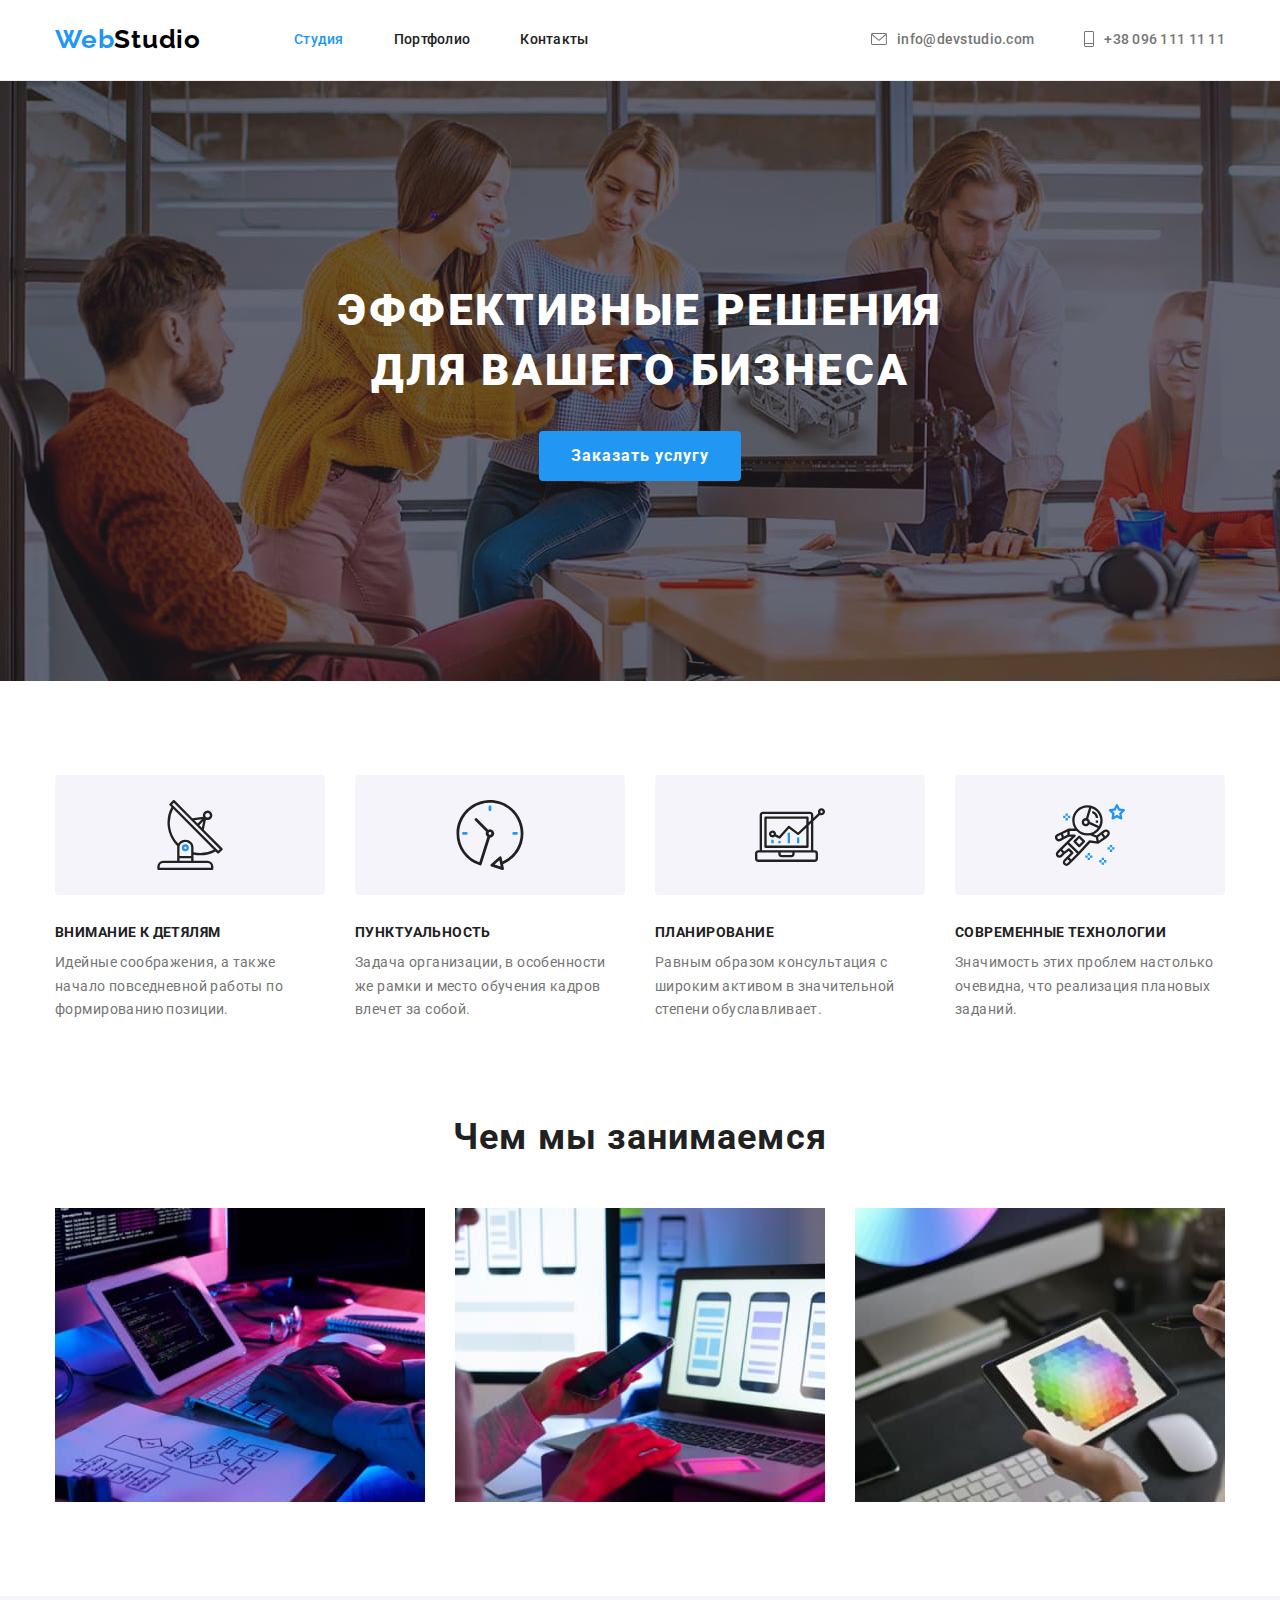
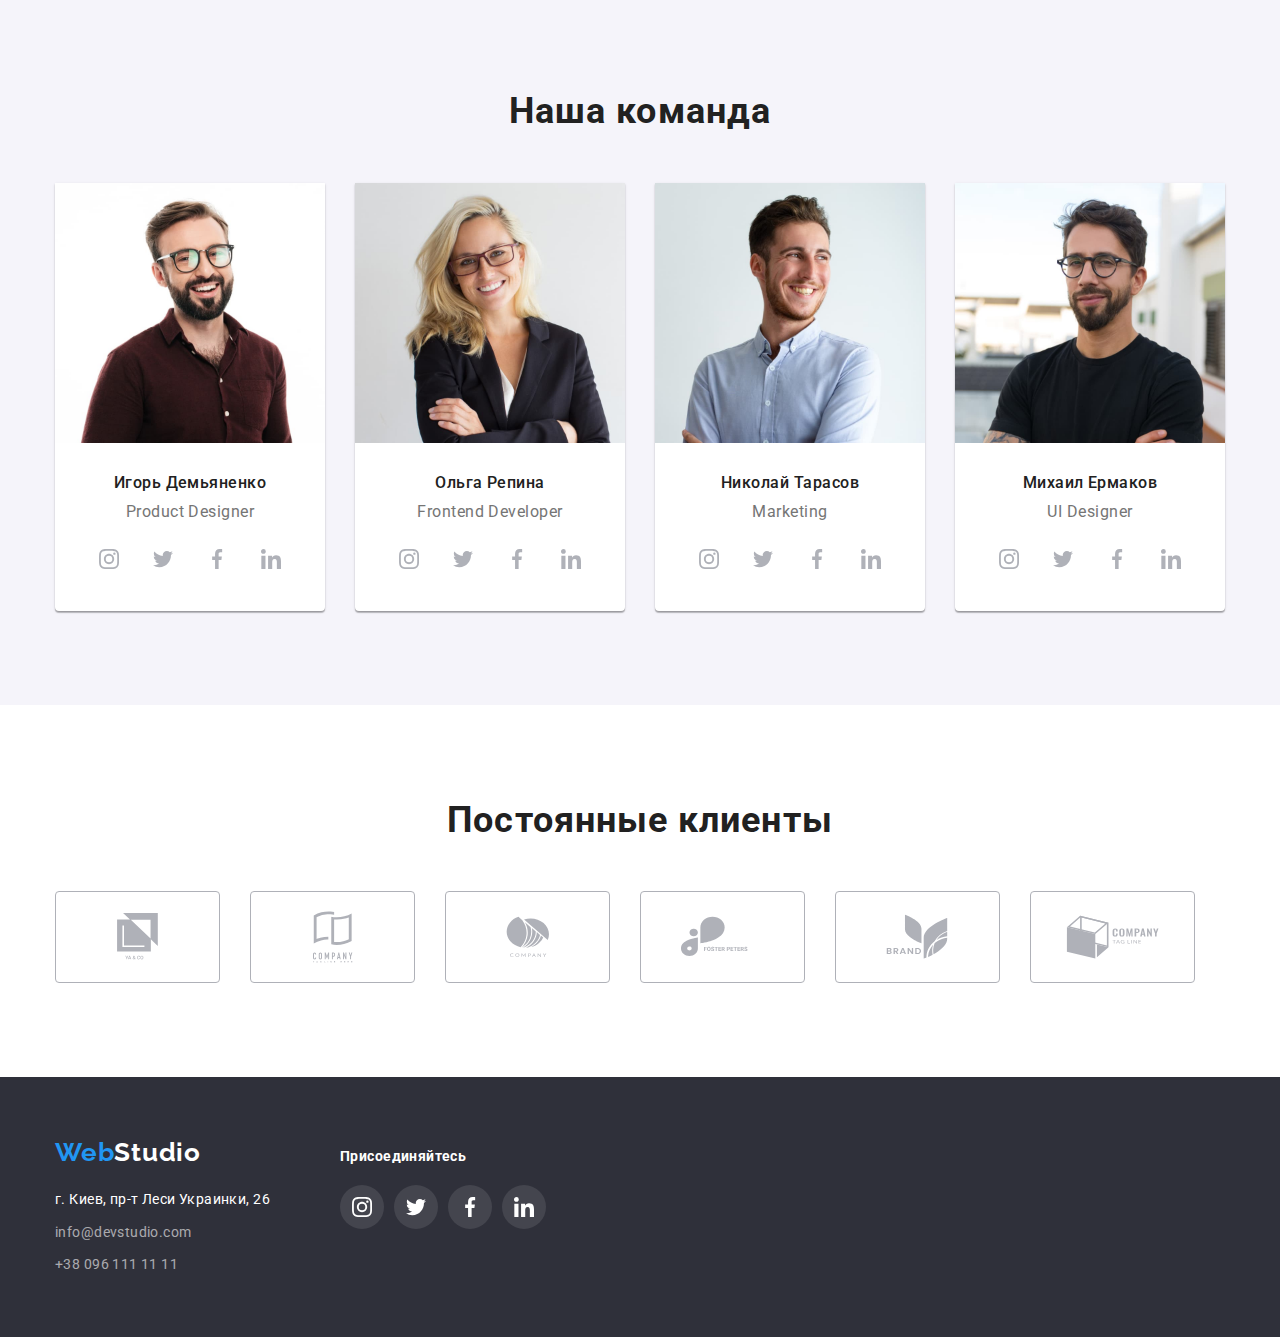
<file: index.html>
<!DOCTYPE html>
<html lang="ru">

<head>
    <meta charset="utf-8" />
    <meta name="description" content="Вебстудия" />
    <title>WebStudio</title>
    <link
        href="https://fonts.googleapis.com/css2?family=Raleway:wght@700&family=Roboto:wght@400;500;700;900&display=swap"
        rel="stylesheet" />
    <link rel="stylesheet" href="https://cdnjs.cloudflare.com/ajax/libs/modern-normalize/1.1.0/modern-normalize.min.css" />
    <link rel="stylesheet" href="./css/styles.css" />
</head>
<body>
    <header class="header">
        <div class="container">
        <a href="index.html" class="logo primary"> <span class="accent">Web</span>Studio</a>
        <nav class="nav">
            <ul class="nav-list">
                <li class="list-item"><a href="index.html" class="nav-link current">Студия</a></li>
                <li class="list-item"><a href="portfolio.html" class="nav-link">Портфолио</a></li>
                <li class="list-item"><a href="" class="nav-link">Контакты</a></li>
            </ul>
        </nav>
        <ul class="contact-us">
            <li class="contact-us-item"><a href="mailto:info@devstudio.com" class="contact-link">
                <svg class="icon-envelope" width="16" height="12">
                    <use href="./images/icons.svg#icon-envelope"></use>
                </svg>
                <span>info@devstudio.com</span>
              </a>
            </li>
            <li class="contact-us-item"><a href="tel:+380961111111" class="contact-link">
                <svg class="icon-smartphone" width="10" height="16">
                    <use href="./images/icons.svg#icon-smartphone"></use>
                </svg>
                <span>+38 096 111 11 11</span>
              </a>
            </li>
        </ul>
        </div>
    </header>
        <main>
            <section class="section-hero">
                <div class="container">
                    <h1 class="hero-title">ЭФФЕКТИВНЫЕ РЕШЕНИЯ <br> ДЛЯ ВАШЕГО БИЗНЕСА</h1>
                    <button type="button" class="primary-button">Заказать услугу</button>
                </div>
            </section>
            <section class="section-qualities">
                <div class="container">
                <h2 class="title-none">ОСОБЕННОСТИ</h2>
                <ul class="qualities-list"> 
                    <li class="qualities-list-item">
                        <div class="qualities-background-icon">
                            <svg class="qualities-icon" width="70" height="70">
                                <use href="./images/icons.svg#icon-antenna"></use>
                            </svg>
                        </div>
                        <h3 class="title">ВНИМАНИЕ К ДЕТЯЛЯМ</h3>
                        <p class="description">Идейные соображения, а также начало повседневной работы по формированию позиции.</p>
                    </li>
                    <li class="qualities-list-item">
                        <div class="qualities-background-icon">
                            <svg class="qualities-icon" width="70" height="70">
                                <use href="./images/icons.svg#icon-clock"></use>
                            </svg>
                        </div>
                        <h3 class="title">ПУНКТУАЛЬНОСТЬ</h3>
                        <p class="description">Задача организации, в особенности же рамки и место обучения кадров влечет за собой.</p>
                    </li>
                    <li class="qualities-list-item">
                        <div class="qualities-background-icon">
                            <svg class="qualities-icon" width="70" height="70">
                                <use href="./images/icons.svg#icon-diagram"></use>
                            </svg>
                        </div>
                        <h3 class="title">ПЛАНИРОВАНИЕ</h3>
                        <p class="description">Равным образом консультация с широким активом в значительной степени обуславливает.</p>
                    </li>
                    <li class="qualities-list-item">
                        <div class="qualities-background-icon">
                            <svg class="qualities-icon" width="70" height="70">
                                <use href="./images/icons.svg#icon-astronaut"></use>
                            </svg>
                        </div>
                        <h3 class="title">СОВРЕМЕННЫЕ ТЕХНОЛОГИИ</h3>
                        <p class="description">Значимость этих проблем настолько очевидна, что реализация плановых заданий.</p>
                    </li>
                </ul>
                </div>
            </section>
            <section class="section-works">
                <div class="container">
                <h2 class="title-works">Чем мы занимаемся</h2>
                <ul class="works-list">
                    <li class="works-list-item">
                        <a href="">
                            <img
                            src="images/boxone.jpg"
                            alt="компьютер"
                            width="370"
                            />
                        </a>
                    </li>
                    <li class="works-list-item">
                        <a href="">
                            <img
                            src="images/boxtwo.jpg"
                            alt="смартфоны"
                            width="370"
                            />
                        </a>
                    </li>
                    <li class="works-list-item">
                        <a href="">
                            <img
                            src="images/boxthree.jpg"
                            alt="планшет"
                            width="370"
                            />
                        </a>
                    </li>
                </ul>
                </div>
            </section>
            <section class="section-team">
                <div class="container">
                <h2 class="title-our-team">Наша команда</h2>
                <ul class="team-list">
                    <li class="team-item">
                            <img
                            src="images/imgone.jpg"
                            alt="Игорь Демьяненко"
                            width="270"
                            />
                            <div class="team-person">
                                <p class="name"> Игорь Демьяненко </p>
                                <span class="function"> Product Designer </span>
                                <ul class="social-list">
                                    <li class="social-item">
                                      <a href="#" class="social-link">
                                        <svg class="social-icon instagram" width="20" height="20">
                                          <use href="./images/icons.svg#icon-instagram"></use>
                                        </svg>
                                      </a>
                                    </li>
                                    <li class="social-item">
                                      <a href="#" class="social-link">
                                        <svg class="icon-twitter" width="20" height="20">
                                          <use href="./images/icons.svg#icon-twitter"></use>
                                        </svg>
                                      </a>
                                    </li>
                                    <li class="social-item">
                                      <a href="#" class="social-link">
                                        <svg class="icon-facebook" width="20" height="20">
                                          <use href="./images/icons.svg#icon-facebook"></use>
                                        </svg>
                                      </a>
                                    </li>
                                    <li class="social-item">
                                      <a href="#" class="social-link"
                                        ><svg class="icon-linkedin" width="20" height="20">
                                          <use href="./images/icons.svg#icon-linkedin"></use>
                                        </svg>
                                      </a>
                                    </li>
                                  </ul>
                            </div>
                    </li>
                    <li class="team-item">
                            <img
                            src="images/imgtwo.jpg"
                            alt="Ольга Репина"
                            width="270"
                            />
                            <div class="team-person">
                                <p class="name"> Ольга Репина </p>
                                <span class="function"> Frontend Developer </span>
                                <ul class="social-list">
                                  <li class="social-item">
                                    <a href="#" class="social-link">
                                      <svg class="social-icon instagram" width="20" height="20">
                                        <use href="./images/icons.svg#icon-instagram"></use>
                                      </svg>
                                    </a>
                                  </li>
                                  <li class="social-item">
                                    <a href="#" class="social-link">
                                      <svg class="icon-twitter" width="20" height="20">
                                        <use href="./images/icons.svg#icon-twitter"></use>
                                      </svg>
                                    </a>
                                  </li>
                                  <li class="social-item">
                                    <a href="#" class="social-link">
                                      <svg class="icon-facebook" width="20" height="20">
                                        <use href="./images/icons.svg#icon-facebook"></use>
                                      </svg>
                                    </a>
                                  </li>
                                  <li class="social-item">
                                    <a href="#" class="social-link"><svg class="icon-linkedin" width="20" height="20">
                                        <use href="./images/icons.svg#icon-linkedin"></use>
                                      </svg>
                                    </a>
                                  </li>
                                </ul>
                            </div>
                    </li>
                    <li class="team-item">
                            <img
                            src="images/imgthree.jpg"
                            alt="Николай Тарасов"
                            width="270"
                            />
                            <div class="team-person">
                                <p class="name"> Николай Тарасов </p>
                                <span class="function"> Marketing </span>
                                <ul class="social-list">
                                  <li class="social-item">
                                    <a href="#" class="social-link">
                                      <svg class="social-icon instagram" width="20" height="20">
                                        <use href="./images/icons.svg#icon-instagram"></use>
                                      </svg>
                                    </a>
                                  </li>
                                  <li class="social-item">
                                    <a href="#" class="social-link">
                                      <svg class="icon-twitter" width="20" height="20">
                                        <use href="./images/icons.svg#icon-twitter"></use>
                                      </svg>
                                    </a>
                                  </li>
                                  <li class="social-item">
                                    <a href="#" class="social-link">
                                      <svg class="icon-facebook" width="20" height="20">
                                        <use href="./images/icons.svg#icon-facebook"></use>
                                      </svg>
                                    </a>
                                  </li>
                                  <li class="social-item">
                                    <a href="#" class="social-link"><svg class="icon-linkedin" width="20" height="20">
                                        <use href="./images/icons.svg#icon-linkedin"></use>
                                      </svg>
                                    </a>
                                  </li>
                                </ul>
                            </div>
                    </li>
                    <li class="team-item">
                            <img
                            src="images/imgfour.jpg"
                            alt="Михаил Ермаков"
                            width="270"
                            />
                            <div class="team-person">
                                <p class="name"> Михаил Ермаков </p>
                                <span class="function"> UI Designer </span>
                                <ul class="social-list">
                                  <li class="social-item">
                                    <a href="#" class="social-link">
                                      <svg class="social-icon instagram" width="20" height="20">
                                        <use href="./images/icons.svg#icon-instagram"></use>
                                      </svg>
                                    </a>
                                  </li>
                                  <li class="social-item">
                                    <a href="#" class="social-link">
                                      <svg class="icon-twitter" width="20" height="20">
                                        <use href="./images/icons.svg#icon-twitter"></use>
                                      </svg>
                                    </a>
                                  </li>
                                  <li class="social-item">
                                    <a href="#" class="social-link">
                                      <svg class="icon-facebook" width="20" height="20">
                                        <use href="./images/icons.svg#icon-facebook"></use>
                                      </svg>
                                    </a>
                                  </li>
                                  <li class="social-item">
                                    <a href="#" class="social-link"><svg class="icon-linkedin" width="20" height="20">
                                        <use href="./images/icons.svg#icon-linkedin"></use>
                                      </svg>
                                    </a>
                                    </li>
                                </ul>
                            </div>
                    </li>
                </ul>
                </div>
            </section>
              <section class="section-our-clients">
                <div class="container">
                  <h2 class="title-clients">Постоянные клиенты</h2>
                  <ul class="clients-list">
                    <li class="clients-item">
                      <a href="" class="clients-link">
                        <svg class="clients-icon" width="41" height="46.7">
                          <use href="./images/icons.svg#icon-logo1"></use>
                        </svg>
                      </a>
                    </li>
                    <li class="clients-item">
                      <a href="" class="clients-link">
                        <svg class="clients-icon" width="40" height="52">
                          <use href="./images/icons.svg#icon-logo2"></use>
                        </svg>
                      </a>
                    </li>
                    <li class="clients-item">
                      <a href="" class="clients-link">
                        <svg class="clients-icon" width="43.46" height="41.18">
                          <use href="./images/icons.svg#icon-logo3"></use>
                        </svg>
                      </a>
                    </li>
                    <li class="clients-item">
                      <a href="" class="clients-link">
                        <svg class="clients-icon" width="84.44" height="40.62">
                          <use href="./images/icons.svg#icon-logo4"></use>
                        </svg>
                      </a>
                    </li>
                    <li class="clients-item">
                      <a href="" class="clients-link">
                        <svg class="clients-icon" width="62.54" height="45.43">
                          <use href="./images/icons.svg#icon-logo5"></use>
                        </svg>
                      </a>
                    </li>
                    <li class="clients-item">
                      <a href="" class="clients-link">
                        <svg class="clients-icon" width="93.79" height="43.93">
                          <use href="./images/icons.svg#icon-logo6"></use>
                        </svg>
                      </a>
                    </li>
                  </ul>
                </div>
              </section>
        </main>
        <footer class="footer">
            <div class="container">
            <div>
            <a href="index.html" class="logo secondary"> <span class="accent">Web</span>Studio</a>
            <address class="address">
                <ul class="contact-list">
                    <li class="contact-list-item"> <a href="" class="locasion">г. Киев, пр-т Леси Украинки, 26</a> </li>
                    <li class="contact-list-item"><a href="mailto:info@devstudio.com" class="secondary-contact-link">info@devstudio.com</a></li>
                    <li class="contact-list-item"><a href="tel:+380961111111" class="secondary-contact-link">+38 096 111 11 11</a></li>
                </ul>
            </address>
            </div>
            <div class="social-footer">
              <h3 class="title-connecting">Присоединяйтесь</h3>
              <ul class="footer-social-list">
                <li class="footer-social-item">
                  <a class="footer-social-link" href="">
                    <svg class="footer-social-icon" width="20" height="20">
                      <use href="./images/icons.svg#icon-instagram1"></use>
                    </svg>
                  </a>
                </li>
                <li class="footer-social-item">
                  <a class="footer-social-link" href="">
                    <svg class="footer-social-icon" width="20" height="20">
                      <use href="./images/icons.svg#icon-twitter1"></use>
                    </svg>
                  </a>
                </li>
                <li class="footer-social-item">
                  <a class="footer-social-link" href="">
                    <svg class="footer-social-icon" width="20" height="20">
                      <use href="./images/icons.svg#icon-facebook1"></use>
                    </svg>
                  </a>
                </li>
                <li class="footer-social-item">
                  <a class="footer-social-link" href="">
                    <svg class="footer-social-icon" width="20" height="20">
                      <use href="./images/icons.svg#icon-linkedin1"></use>
                    </svg>
                  </a>
                </li>
              </ul>
            </div>
            </div>
        </footer>
    </body>
    </html>
</file>
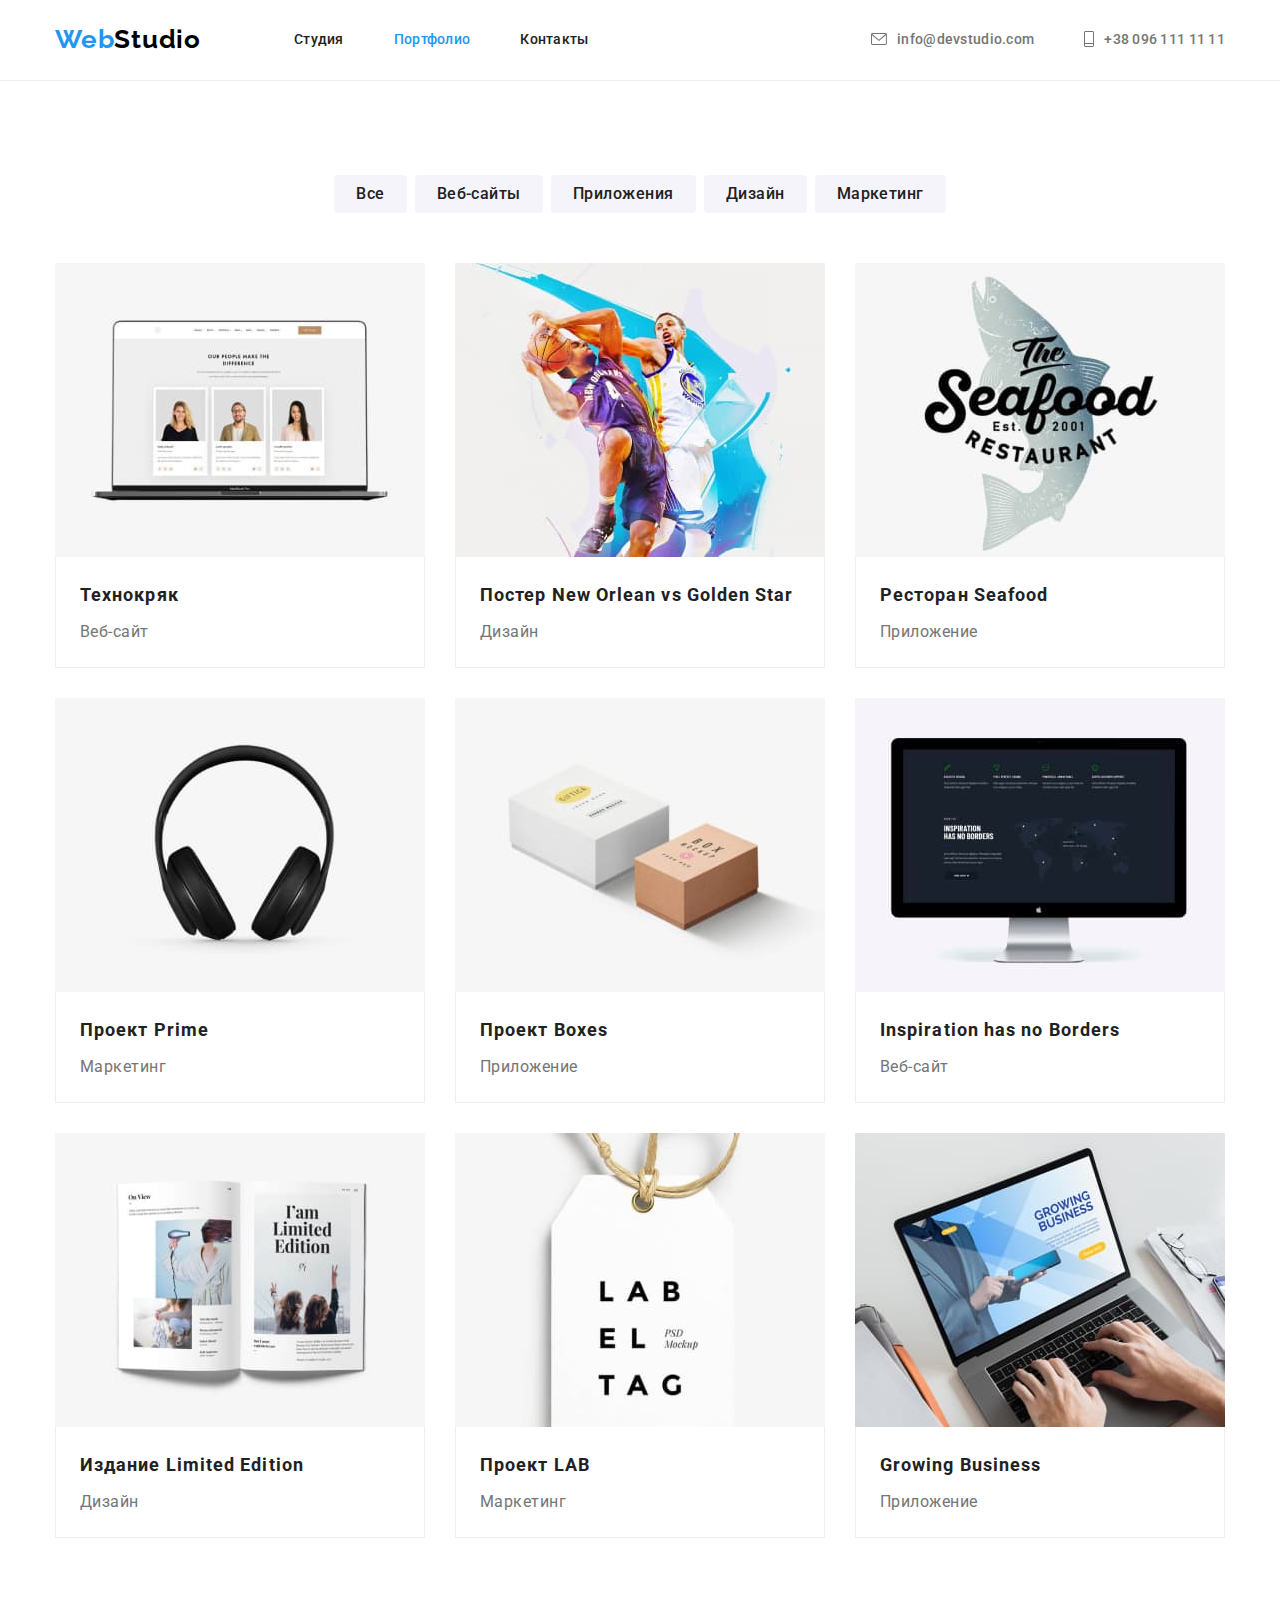
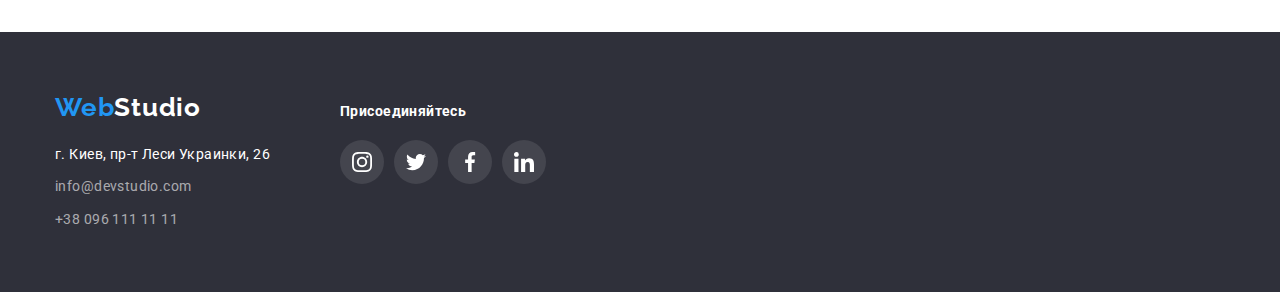
<file: portfolio.html>
<!DOCTYPE html>
<html lang="ru">

<head>
    <meta charset="utf-8" />
    <meta name="description" content="Вебстудия" />
    <title>WebStudio</title>
    <link
        href="https://fonts.googleapis.com/css2?family=Raleway:wght@700&family=Roboto:wght@400;500;700;900&display=swap"
        rel="stylesheet" />
    <link rel="stylesheet" href="https://cdnjs.cloudflare.com/ajax/libs/modern-normalize/1.1.0/modern-normalize.min.css" />
    <link rel="stylesheet" href="./css/styles.css" />
</head>

<body>
    <header class="header">
        <div class="container">
            <a href="index.html" class="logo primary"> <span class="accent">Web</span>Studio</a>
            <nav class="nav">
                <ul class="nav-list">
                    <li class="list-item"><a href="index.html" class="nav-link">Студия</a></li>
                    <li class="list-item"><a href="portfolio.html" class="nav-link current">Портфолио</a></li>
                    <li class="list-item"><a href="" class="nav-link">Контакты</a></li>
                </ul>
            </nav>
                    <ul class="contact-us">
                        <li class="contact-us-item"><a href="mailto:info@devstudio.com" class="contact-link">
                                <svg class="icon-envelope" width="16" height="12">
                                    <use href="./images/icons.svg#icon-envelope"></use>
                                </svg>
                                info@devstudio.com</a>
                        </li>
                        <li class="contact-us-item"><a href="tel:+380961111111" class="contact-link">
                                <svg class="icon-smartphone" width="10" height="16">
                                    <use href="./images/icons.svg#icon-smartphone"></use>
                                </svg>
                                +38 096 111 11 11</a>
                        </li>
                    </ul>
                    </div>
    </header>
    <main>
        <section class="section-projects">
            <div class="container">
            <h1 class="title-none">Наши проекты</h1>
            <ul class="filter-project-list">
                <li class="filter-project-item"><button type="button" class="secondary-button">Все</button></li>
                <li class="filter-project-item"><button type="button" class="secondary-button">Веб-сайты</button></li>
                <li class="filter-project-item"><button type="button" class="secondary-button">Приложения</button></li>
                <li class="filter-project-item"><button type="button" class="secondary-button">Дизайн</button></li>
                <li class="filter-project-item"><button type="button" class="secondary-button">Маркетинг</button></li>
            </ul>
            <ul class="projects-list">
                <li class="projects-item">
                    <a href="" class="project"> <img src="images/tehnocryak.jpg" alt="Технокряк веб-сайт" width="370" />
                    <div class="project-describing">
                        <p class="project-name"> Технокряк </p>
                        <span class="project-type">Веб-сайт</span>
                    </div>
                    </a>
                </li>
                <li class="projects-item">
                    <a href="" class="project"> <img src="images/neworlean.jpg" alt="Постер New Orlean vs Golden Star" width="370" />
                    <div class="project-describing">
                        <p class="project-name"> Постер New Orlean vs Golden Star </p>
                        <span class="project-type"> Дизайн </span>
                    </div>
                    </a>
                </li>
                <li class="projects-item">
                    <a href="" class="project"> <img src="images/restoranseafood.jpg" alt="Приложение Ресторан Seafood" width="370" />
                    <div class="project-describing">
                        <p class="project-name"> Ресторан Seafood </p>
                        <span class="project-type"> Приложение </span>
                    </div>
                    </a>
                </li>
                <li class="projects-item">
                    <a href="" class="project"> <img src="images/proectprime.jpg" alt="Проект Prime" width="370" />
                    <div class="project-describing">
                        <p class="project-name"> Проект Prime </p>
                        <span class="project-type"> Маркетинг </span>
                    </div>
                    </a>
                </li>
                <li class="projects-item">
                    <a href="" class="project"> <img src="images/proectboxes.jpg" alt="Проект Boxes" width="370" />
                    <div class="project-describing">
                        <p class="project-name"> Проект Boxes </p>
                         <span class="project-type">Приложение</span>
                    </div>
                    </a>
                </li>
                <li class="projects-item">
                    <a href="" class="project"> <img src="images/Inspirationhasnoborders.jpg" alt="Inspiration has no Borders" width="370" />
                    <div class="project-describing">
                        <p class="project-name"> Inspiration has no Borders </p>
                        <span class="project-type"> Веб-сайт </span>
                    </div>
                    </a>
                </li>
                <li class="projects-item">
                    <a href="" class="project"> <img src="images/limitededition.jpg" alt="Издание Limited Edition" width="370" />
                    <div class="project-describing">
                        <p class="project-name">Издание Limited Edition</p>
                        <span class="project-type"> Дизайн </span>
                    </div>
                    </a>
                </li>
                <li class="projects-item">
                    <a href="" class="project"> <img src="images/proectlab.jpg" alt="Проект LAB" width="370" />
                    <div class="project-describing">
                        <p class="project-name"> Проект LAB </p>
                        <span class="project-type"> Маркетинг </span>
                    </div>
                    </a>
                </li>
                <li class="projects-item">
                    <a href="" class="project"> <img src="images/growingbusiness.jpg" alt="Приложение Growing Business" width="370" />
                    <div class="project-describing">
                        <p class="project-name"> Growing Business </p>
                        <span class="project-type"> Приложение </span>
                    </div>
                    </a>
                </li>
            </ul>
            </div>
        </section>
    </main>
    <footer class="footer">
        <div class="container">
            <div>
                <a href="index.html" class="logo secondary"> <span class="accent">Web</span>Studio</a>
                <address class="address">
                    <ul class="contact-list">
                        <li class="contact-list-item"> <a href="" class="locasion">г. Киев, пр-т Леси Украинки, 26</a> </li>
                        <li class="contact-list-item"><a href="mailto:info@devstudio.com"
                                class="secondary-contact-link">info@devstudio.com</a></li>
                        <li class="contact-list-item"><a href="tel:+380961111111" class="secondary-contact-link">+38 096 111
                                11 11</a></li>
                    </ul>
                </address>
            </div>
            <div class="social-footer">
                <h3 class="title-connecting">Присоединяйтесь</h3>
                <ul class="footer-social-list">
                    <li class="footer-social-item">
                        <a class="footer-social-link" href="">
                            <svg class="footer-social-icon" width="20" height="20">
                                <use href="./images/icons.svg#icon-instagram1"></use>
                            </svg>
                        </a>
                    </li>
                    <li class="footer-social-item">
                        <a class="footer-social-link" href="">
                            <svg class="footer-social-icon" width="20" height="20">
                                <use href="./images/icons.svg#icon-twitter1"></use>
                            </svg>
                        </a>
                    </li>
                    <li class="footer-social-item">
                        <a class="footer-social-link" href="">
                            <svg class="footer-social-icon" width="20" height="20">
                                <use href="./images/icons.svg#icon-facebook1"></use>
                            </svg>
                        </a>
                    </li>
                    <li class="footer-social-item">
                        <a class="footer-social-link" href="">
                            <svg class="footer-social-icon" width="20" height="20">
                                <use href="./images/icons.svg#icon-linkedin1"></use>
                            </svg>
                        </a>
                    </li>
                </ul>
            </div>
        </div>
    </footer>
</body>
</html>
</file>
<file: css/styles.css>
:root {
  --primary-text-color: #757575;
  --secondary-text-color: rgba(255, 255, 255, 0.6);
  --third-text-color: rgba(255, 255, 255, 1);
  --primary-title-text-color: #212121;
  --secondary-title-text-color: #000000;
  --third-title-text-color: #ffffff;
  --accent-color: #2196f3;
  --primary-background-color: rgba(255, 255, 255, 1);
  --secondary-background-color: rgba(47, 48, 58, 1);
  --third-background-color: rgba(245, 244, 250, 1);
  --fourth-background-color: #2196f3;
  --primary-border-color: #ececec;
  --secondary-border-color: #eeeeee;
  --third-border-color: rgba(175, 177, 184, 1);
  --icons-color: #afb1b8;
  --icons-background-color: rgba(255, 255, 255, 0.1);
}

body {
  background-color: var(--primary-background-color);
  color: var(--primary-text-color);

  font-family: Roboto, Arial, sans-serif;
  font-size: 14px;
}

h1,
h2,
h3,
p {
  margin: 0px;
}

ul {
  padding: 0px;
  margin: 0px;
  list-style-type: none;
}

img {
  display: block;
  height: auto;
  width: 100%;
}

a {
  text-decoration: none;
}

address {
  font-style: normal;
}

.container {
  margin: 0 auto;
  width: 1200px;
  padding: 0 15px;
}

.header {
  border-bottom: 1px solid var(--primary-border-color);

  padding: 24px 0 25px;
}

.header .container {
  display: flex;
  align-items: center;
}

/* Logo */
.logo {
  color: var(--secondary-title-text-color);

  font-family: Raleway, sans-serif;
  font-weight: 700;
  font-size: 26px;
  line-height: 1.19;
  letter-spacing: 0.03em;
}

.logo.secondary {
  color: var(--third-title-text-color);
}

.accent {
  color: var(--accent-color);

  font-family: Raleway, sans-serif;
  font-weight: 700;
  font-size: 26px;
  line-height: 1.19;
  letter-spacing: 0.03em;
  text-decoration: none;
}

/* nav */

.nav {
  margin-left: 93px;
}

.nav-list {
  display: flex;
}

.nav-link {
  display: block;
  color: var(--primary-title-text-color);

  font-weight: 500;
  font-size: 14px;
  line-height: 1.15;
  letter-spacing: 0.02em;
}

.nav-link:hover,
.nav-link:focus {
  color: var(--accent-color);
}
.nav-link.current {
  color: var(--accent-color);
}

.list-item:not(:first-child) {
  margin-left: 50px;
}

/* contact-us */

.contact-us {
  display: flex;
  margin-left: auto;
}

.contact-us .contact-link {
  color: var(--primary-text-color);

  font-weight: 500;
  font-size: 14px;
  line-height: 1.15;
  letter-spacing: 0.02em;

  display: flex;
  align-items: center;
}

.contact-us .contact-link:hover,
.contact-us .contact-link:focus {
  color: var(--accent-color);
}

.contact-us-item:not(:first-child) {
  margin-left: 50px;
}

.icon-envelope {
  padding: 0;
  border: 0;
  width: 16px;
  height: 12px;
  margin-right: 10px;
  fill: currentColor;
}

.icon-smartphone {
  padding: 0;
  border: 0;
  width: 10px;
  height: 16px;
  margin-right: 10px;
  fill: currentColor;
}

.icon-envelope:hover,
.icon-envelope:focus,
.icon-smartphone:hover,
.icon-smartphone:focus {
  color: var(--accent-color);
}

/* hero */

.section-hero {
  max-width: 1600px;
  height: 600px;
  margin: 0 auto;
  background-image: linear-gradient(rgba(47, 48, 58, 0.4), rgba(47, 48, 58, 0.4)),
    url('../images/hero.jpg');
}

.section-hero {
  padding: 200px 0;
}

.hero-title {
  color: var(--third-title-text-color);

  font-weight: 900;
  font-size: 44px;
  line-height: 1.36;
  text-align: center;
  letter-spacing: 0.06em;
  text-transform: uppercase;

  width: 696px;
  margin: 0 auto 30px;
}

/* button */

.primary-button {
  color: var(--third-title-text-color);
  background-color: var(--fourth-background-color);

  font-weight: 700;
  font-size: 16px;
  line-height: 1.87;
  letter-spacing: 0.06em;

  display: block;
  padding: 10px 32px;
  border-radius: 4px;
  border: none;
  margin: auto;
  cursor: pointer;
}

.secondary-button {
  color: var(--primary-title-text-color);
  background-color: var(--third-background-color);

  font-weight: 500;
  font-size: 16px;
  line-height: 1.62;
  text-align: center;
  letter-spacing: 0.03em;

  display: block;
  padding: 6px 22px;
  border-radius: 4px;
  border: none;
  cursor: pointer;
}

.secondary-button:hover,
.secondary-button:focus {
  color: var(--third-title-text-color);
  background-color: var(--fourth-background-color);
  box-shadow: 0px 4px 4px 0px rgba(0, 0, 0, 0.25);
}

/* Section-qualities */

.section-qualities,
.section-our-clients,
.section-projects {
  padding: 94px 0;
}

.qualities-list {
  display: flex;
  justify-content: space-between;
}

.qualities-list-item {
  width: 270px;
}

.qualities-background-icon {
  display: flex;
  justify-content: center;
  align-items: center;
  height: 120px;
  margin-bottom: 30px;
  background-color: var(--third-background-color);
  border-radius: 4px;
}

.title {
  color: var(--primary-title-text-color);

  font-weight: bold;
  font-size: 14px;
  line-height: 1.14;
  letter-spacing: 0.03em;

  width: 270px;
  margin-bottom: 10px;
}

.description {
  color: var(--primary-text-color);

  font-size: 14px;
  line-height: 1.7;
  letter-spacing: 0.03em;

  width: 270px;
}

/* section-works */

.section-works {
  padding-bottom: 94px;
}

.title-works,
.title-clients,
.title-our-team {
  color: var(--primary-title-text-color);

  font-weight: bold;
  font-size: 36px;
  line-height: 1.17;
  text-align: center;
  letter-spacing: 0.03em;

  margin-bottom: 50px;
}

.works-list {
  display: flex;
  justify-content: space-between;
}

/* team */

.section-team {
  background-color: var(--third-background-color);

  padding: 94px 0;
}

.team-list {
  display: flex;
  justify-content: space-between;
}

.team-item {
  width: 270px;
  background: var(--third-title-text-color);

  box-shadow: 0px 1px 3px rgba(0, 0, 0, 0.12), 0px 1px 1px rgba(0, 0, 0, 0.14),
    0px 2px 1px rgba(0, 0, 0, 0.2);
  border-radius: 0px 0px 4px 4px;
}


.team-person {
  padding: 30px 0px;
}

.name {
  color: var(--primary-title-text-color);

  font-weight: 500;
  font-size: 16px;
  line-height: 1.19;
  text-align: center;
  letter-spacing: 0.03em;

  margin-bottom: 10px;
}

.function {
  color: var(--primary-text-color);

  font-size: 16px;
  line-height: 1.19;
  text-align: center;
  letter-spacing: 0.03em;

  display: block;
}

/* Social icons */

.social-list {
  display: flex;
  justify-content: center;
  align-items: center;
  margin: 16px auto 0;
}

.social-item {
  width: 44px;
  height: 44px;
}

.social-item:not(:last-child) {
  margin-right: 10px;
}

.social-link {
  display: flex;
  justify-content: center;
  align-items: center;
  padding: 12px;
  fill: var(--icons-color);
  border-radius: 50%;
}

.social-link:hover,
.social-link:focus {
  background-color: var(--accent-color);
  fill: var(--third-text-color);
}

.social-icon {
  width: 20px;
  height: 20px;
}

/* our clients */

.clients-list {
  display: flex;
  justify-content: center;
  align-items: center;
}

.clients-item {
  width: 170px;
  height: 92px;
  margin-right: 30px;
}

.clients-item:not(:last-child) {
  margin-right: 30px;
}

.clients-link {
  display: flex;
  justify-content: center;
  align-items: center;
  width: 100%;
  height: 100%;
  fill: var(--icons-color);
  border: 1px solid var(--third-border-color);
  border-radius: 4px;

}

.clients-link:hover,
.clients-link:focus {
  border: 1px solid var(--accent-color);
  fill: var(--accent-color);
}


/* footer */

.footer {
  background-color: var(--secondary-background-color);
  padding: 60px 0px;
}

.footer .container {
  display: flex;
  align-items: baseline;
}

.address {
  margin-top: 20px;
}

.locasion {
  color: var(--third-text-color);

  font-style: normal;
  font-size: 14px;
  line-height: 1.71;
  letter-spacing: 0.03em;
}

.locasion:hover,
.locasion:focus {
  color: var(--accent-color);
}

.secondary-contact-link {
  color: var(--secondary-text-color);

  font-size: 14px;
  line-height: 1.71;
  letter-spacing: 0.03em;
}

.secondary-contact-link:hover,
.secondary-contact-link:focus {
  color: var(--accent-color);
}

.contact-list-item:not(:last-child) {
  margin-bottom: 9px;
}

/* social-footer */

.social-footer {
  width: 206px;
  height: 80px;
  margin-left: 70px;
}

.title-connecting {
  color: var(--third-title-text-color);

  font-weight: 700;
  font-size: 14px;
  line-height: 1.14;
  letter-spacing: 0.03em;

  margin-bottom: 20px;
}

.footer-social-list {
  display: flex;
  justify-content: start;
  align-items: center;
}

.footer-social-item {
  width: 44px;
  height: 44px;
}

.footer-social-item:not(:last-child) {
  margin-right: 10px;
}

.footer-social-link {
  display: flex;
  justify-content: center;
  align-items: center;
  padding: 12px;
  fill: var(--third-title-text-color);
  background-color: var(--icons-background-color);
  border-radius: 50%;
}

.footer-social-link:hover,
.footer-social-link:focus {
  background-color: var(--accent-color);
}

.footer-social-icon {
  width: 20px;
  height: 20px;
}

/* projects */

.filter-project-list {
  display: flex;
  justify-content: center;
  margin-bottom: 50px;
}

.filter-project-item:not(:first-child) {
  margin-left: 8px;
}

.projects-list {
  display: flex;
  flex-wrap: wrap;
}

.project-describing {
  padding: 20px 24px;
  border: 1px solid var(--secondary-border-color);
  border-top: none;
}

.project {
  display: block;
  width: 370px;
  background: var(--third-title-text-color);
  text-decoration: none;
}


.projects-item:not(:nth-last-child(-n + 3)) {
  margin-bottom: 30px;
}

.projects-item:not(:nth-child(3n)) {
  margin-right: 30px;
}

.project:hover,
.project:focus {
  box-shadow: 1px 4px 6px rgba(0, 0, 0, 0.16);
}

.project-name {
  color: var(--primary-title-text-color);

  font-weight: 700;
  font-size: 18px;
  line-height: 2;
  letter-spacing: 0.06em;

  margin-bottom: 4px;
}

.project-type {
  color: var(--primary-text-color);

  font-size: 16px;
  line-height: 1.87;
  letter-spacing: 0.03em;
  text-decoration: none;
}

.title-none {
  visibility: hidden;
  font-size: 0;
}
</file>
